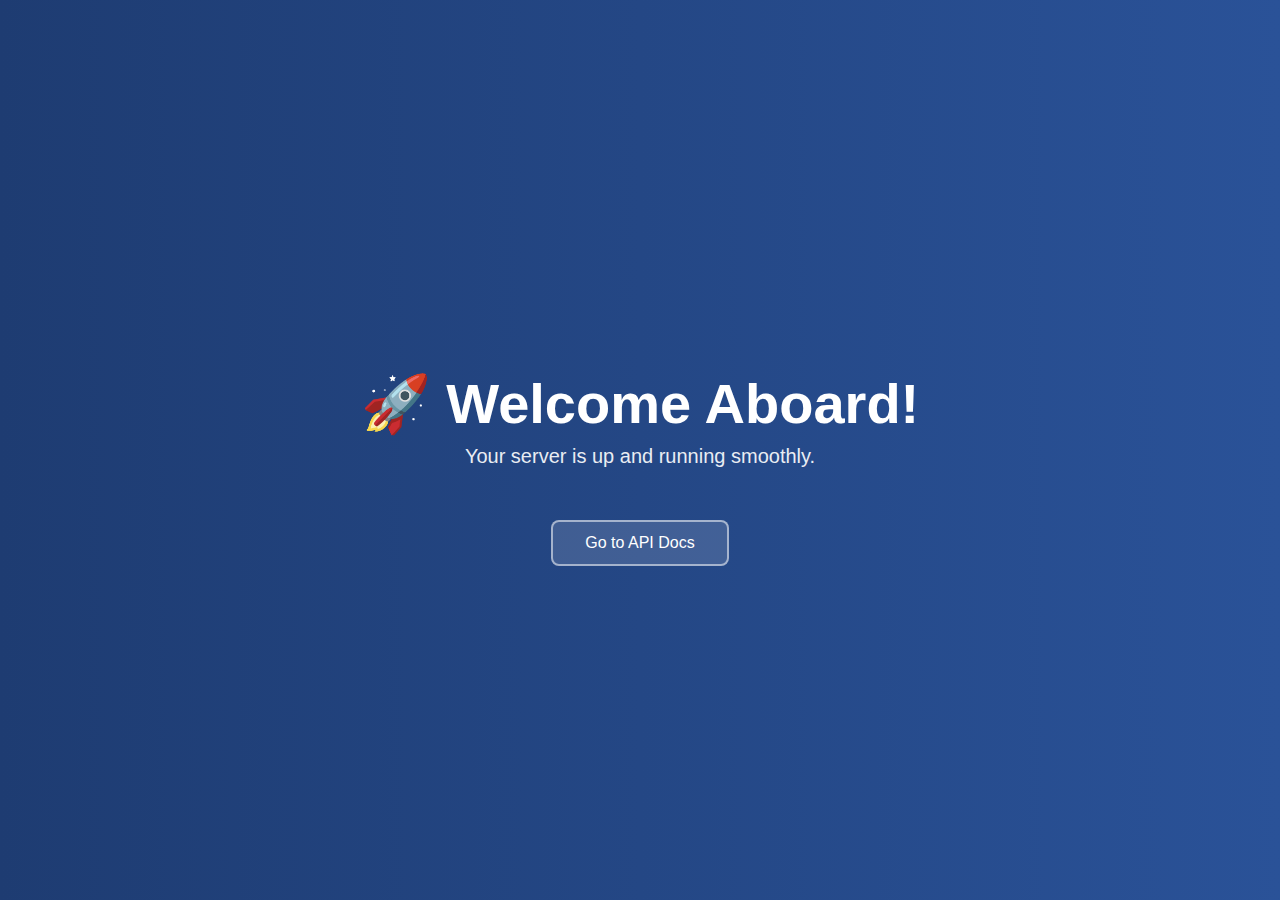
<file: public/index.html>
<!DOCTYPE html>
<html lang="en">
<head>
  <meta charset="UTF-8" />
  <meta name="viewport" content="width=device-width, initial-scale=1.0" />
  <title>Welcome to My Server</title>
  <link rel="stylesheet" href="style.css">
</head>
<body>
  <div class="container">
    <h1>🚀 Welcome Aboard!</h1>
    <p>Your server is up and running smoothly.</p>
    <button class="button" onclick="window.location.href='/docs'">Go to API Docs</button>
  </div>
</body>
</html>
</file>
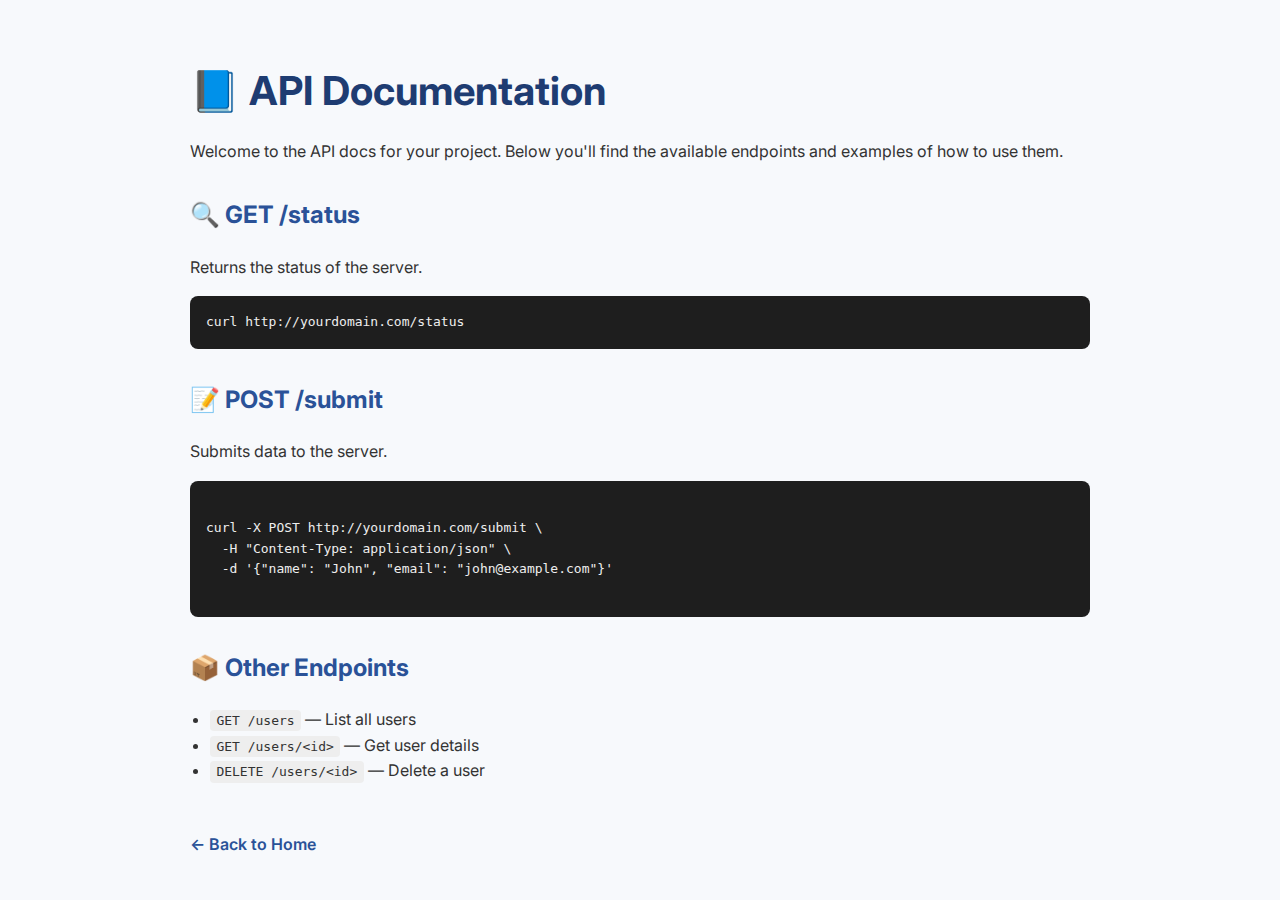
<file: public/docs.html>
<!DOCTYPE html>
<html lang="en">
<head>
  <meta charset="UTF-8" />
  <meta name="viewport" content="width=device-width, initial-scale=1.0"/>
  <title>API Documentation</title>
  <link href="https://fonts.googleapis.com/css2?family=Inter:wght@400;600&display=swap" rel="stylesheet">
  <style>
    body {
      margin: 0;
      font-family: 'Inter', sans-serif;
      background-color: #f7f9fc;
      color: #333;
      line-height: 1.6;
      padding: 2rem;
    }

    .container {
      max-width: 900px;
      margin: auto;
    }

    h1 {
      font-size: 2.5rem;
      color: #1e3c72;
      margin-bottom: 1rem;
    }

    h2 {
      font-size: 1.5rem;
      margin-top: 2rem;
      color: #2a5298;
    }

    code {
      font-family: monospace;
    }
    
    /* Only inline code blocks (outside <pre>) get a light background */
    p > code, li > code {
      background-color: #eee;
      padding: 0.2rem 0.4rem;
      border-radius: 4px;
    }
    
    /* Preformatted blocks remain dark */
    pre {
      background: #1e1e1e;
      color: #eee;
      padding: 1rem;
      border-radius: 8px;
      overflow-x: auto;
    }
    
    pre code {
      background: none;
      padding: 0;
    }
    

    a.back {
      display: inline-block;
      margin-top: 2rem;
      color: #2a5298;
      text-decoration: none;
      font-weight: 600;
    }

    a.back:hover {
      text-decoration: underline;
    }

    ul {
      padding-left: 1.25rem;
    }
  </style>
</head>
<body>
  <div class="container">
    <h1>📘 API Documentation</h1>

    <p>Welcome to the API docs for your project. Below you'll find the available endpoints and examples of how to use them.</p>

    <h2>🔍 GET /status</h2>
    <p>Returns the status of the server.</p>
    <pre><code>curl http://yourdomain.com/status</code></pre>

    <h2>📝 POST /submit</h2>
    <p>Submits data to the server.</p>
    <pre><code>
curl -X POST http://yourdomain.com/submit \
  -H "Content-Type: application/json" \
  -d '{"name": "John", "email": "john@example.com"}'
    </code></pre>

    <h2>📦 Other Endpoints</h2>
    <ul>
      <li><code>GET /users</code> — List all users</li>
      <li><code>GET /users/&lt;id&gt;</code> — Get user details</li>
      <li><code>DELETE /users/&lt;id&gt;</code> — Delete a user</li>
    </ul>

    <a class="back" href="/">← Back to Home</a>
  </div>
</body>
</html>
</file>
<file: public/style.css>
* {
      box-sizing: border-box;
    }

    body {
      margin: 0;
      font-family: sans-serif;
      background: linear-gradient(to right, #1e3c72, #2a5298);
      color: white;
      display: flex;
      align-items: center;
      justify-content: center;
      height: 100vh;
      overflow: hidden;
    }

    .container {
      text-align: center;
      animation: fadeIn 2s ease;
    }

    h1 {
      font-size: 3.5rem;
      margin-bottom: 0.5rem;
    }

    p {
      font-size: 1.25rem;
      margin-top: 0;
      opacity: 0.9;
    }

    .button {
      margin-top: 2rem;
      padding: 0.75rem 2rem;
      background: #ffffff22;
      border: 2px solid #ffffff88;
      color: white;
      border-radius: 8px;
      font-size: 1rem;
      cursor: pointer;
      transition: all 0.3s ease;
    }

    .button:hover {
      background: white;
      color: #2a5298;
      border-color: white;
    }

    @keyframes fadeIn {
      from {
        opacity: 0;
        transform: translateY(-10px);
      }
      to {
        opacity: 1;
        transform: translateY(0);
      }
    }
</file>
